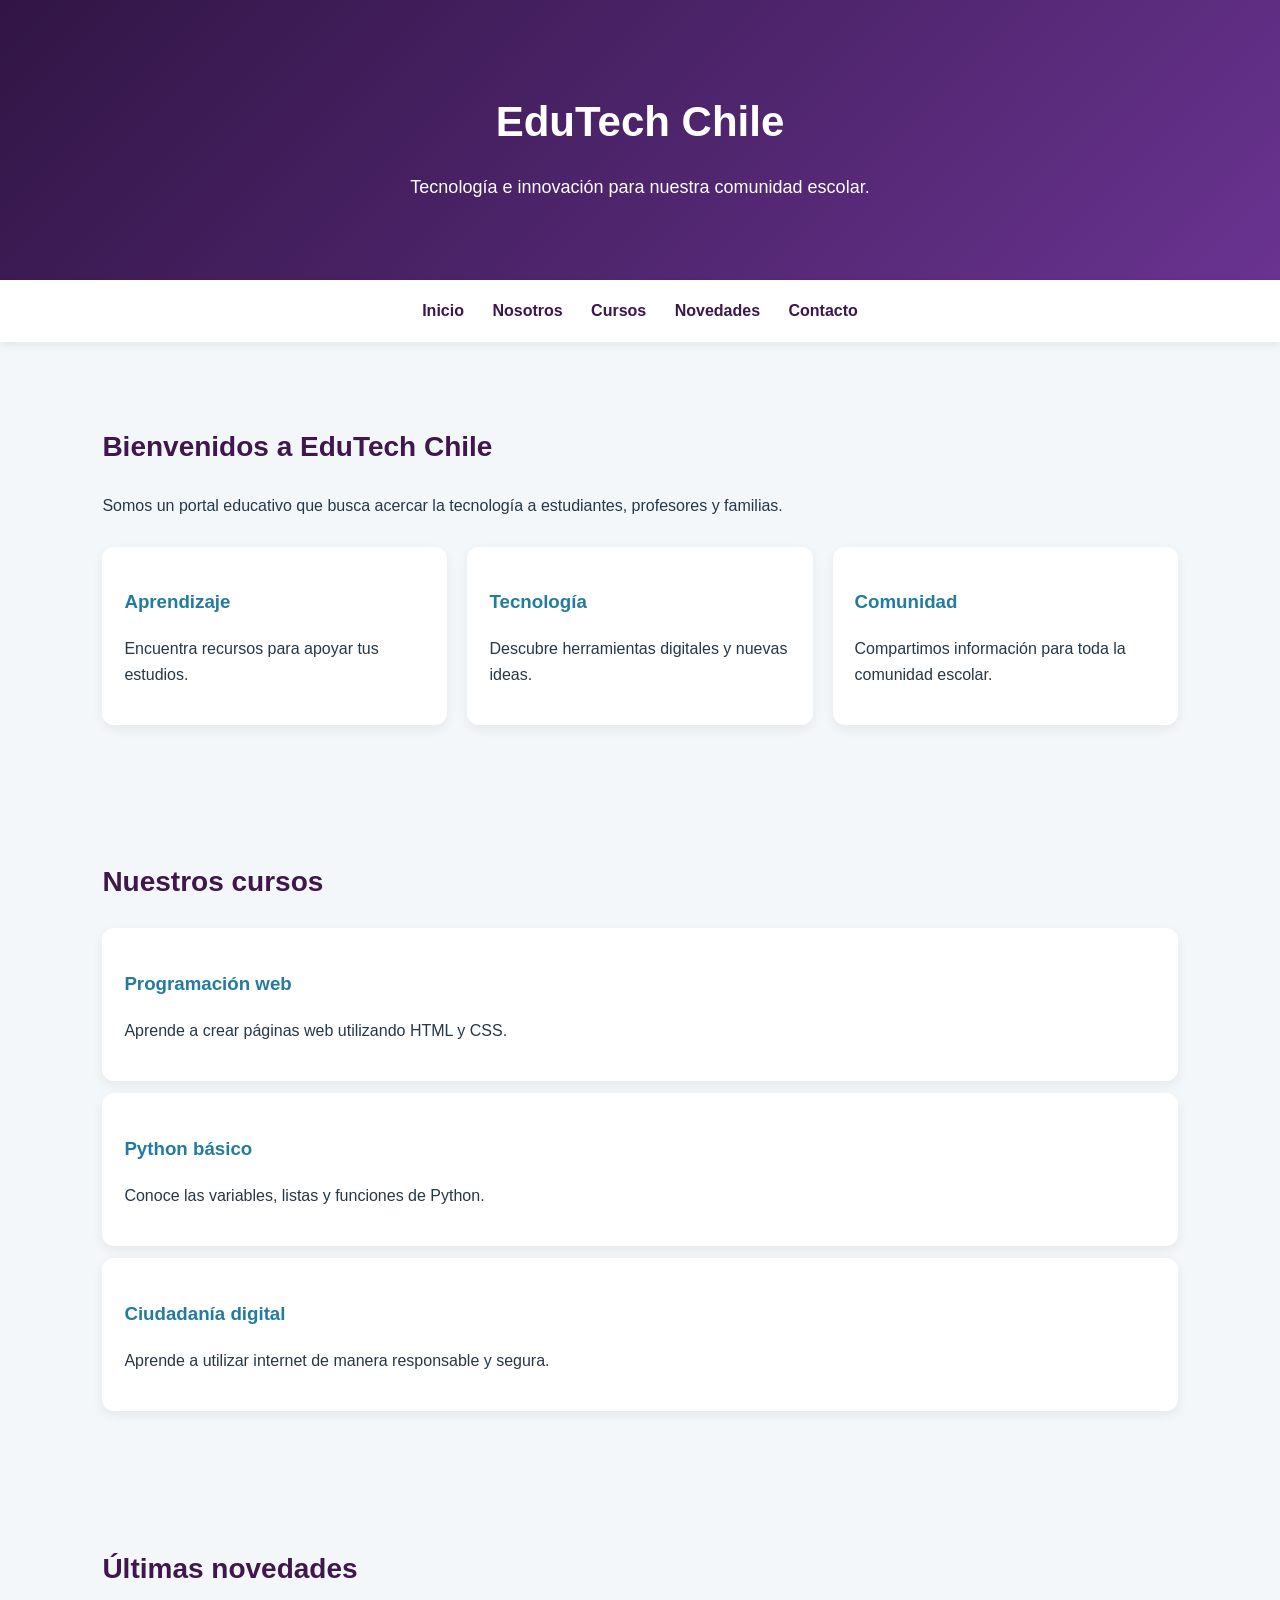
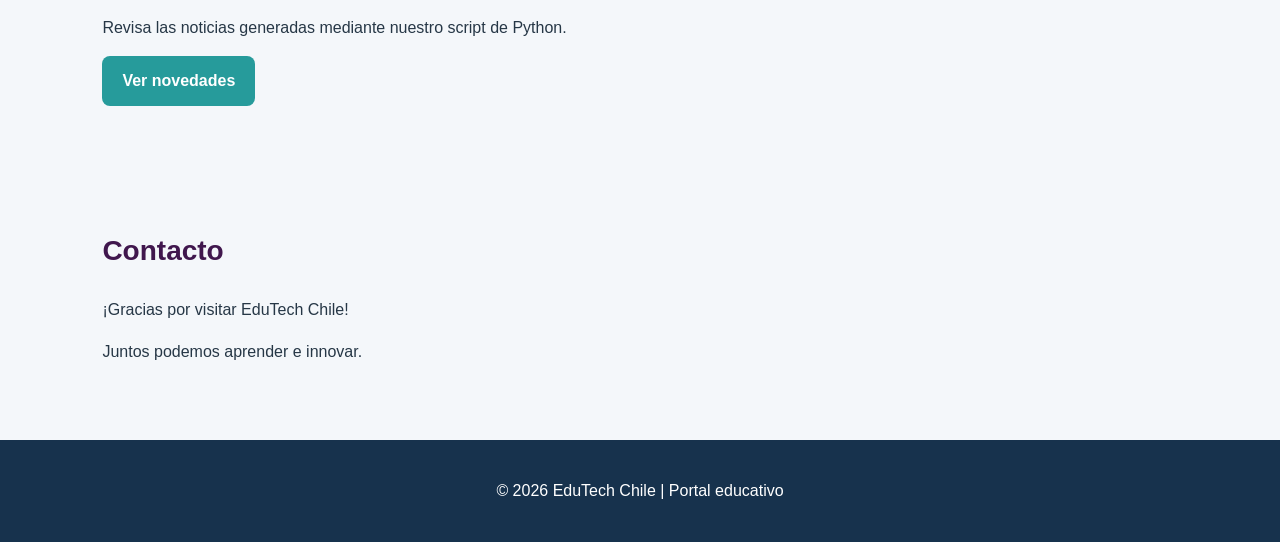
<file: index.html>
<!DOCTYPE html>
<html lang="es">
<head>
    <meta charset="UTF-8">
    <meta name="viewport" content="width=device-width, initial-scale=1.0">
    <title>EduTech Chile</title>
    <link rel="stylesheet" href="styles/style.css">
</head>
<body>

    <header id="inicio">
        <h1>EduTech Chile</h1>
        <p>Tecnología e innovación para nuestra comunidad escolar.</p>
    </header>

    <nav>
        <a href="#inicio">Inicio</a>
        <a href="#nosotros">Nosotros</a>
        <a href="#cursos">Cursos</a>
        <a href="#novedades">Novedades</a>
        <a href="#contacto">Contacto</a>
    </nav>

    <main>
        <section id="nosotros">
            <h2>Bienvenidos a EduTech Chile</h2>
            <p>
                Somos un portal educativo que busca acercar la tecnología
                a estudiantes, profesores y familias.
            </p>

            <div class="tarjetas">
                <article>
                    <h3>Aprendizaje</h3>
                    <p>Encuentra recursos para apoyar tus estudios.</p>
                </article>

                <article>
                    <h3>Tecnología</h3>
                    <p>Descubre herramientas digitales y nuevas ideas.</p>
                </article>

                <article>
                    <h3>Comunidad</h3>
                    <p>Compartimos información para toda la comunidad escolar.</p>
                </article>
            </div>
        </section>

        <section id="cursos">
            <h2>Nuestros cursos</h2>

            <article>
                <h3>Programación web</h3>
                <p>Aprende a crear páginas web utilizando HTML y CSS.</p>
            </article>

            <article>
                <h3>Python básico</h3>
                <p>Conoce las variables, listas y funciones de Python.</p>
            </article>

            <article>
                <h3>Ciudadanía digital</h3>
                <p>Aprende a utilizar internet de manera responsable y segura.</p>
            </article>
        </section>

        <section id="novedades">
            <h2>Últimas novedades</h2>
            <p>Revisa las noticias generadas mediante nuestro script de Python.</p>
            <a class="boton" href="novedades.html">Ver novedades</a>
        </section>

        <section id="contacto">
            <h2>Contacto</h2>
            <p>¡Gracias por visitar EduTech Chile!</p>
            <p>Juntos podemos aprender e innovar.</p>
        </section>
    </main>

    <footer>
        <p>&copy; 2026 EduTech Chile | Portal educativo</p>
    </footer>

</body>
</html>
</file>
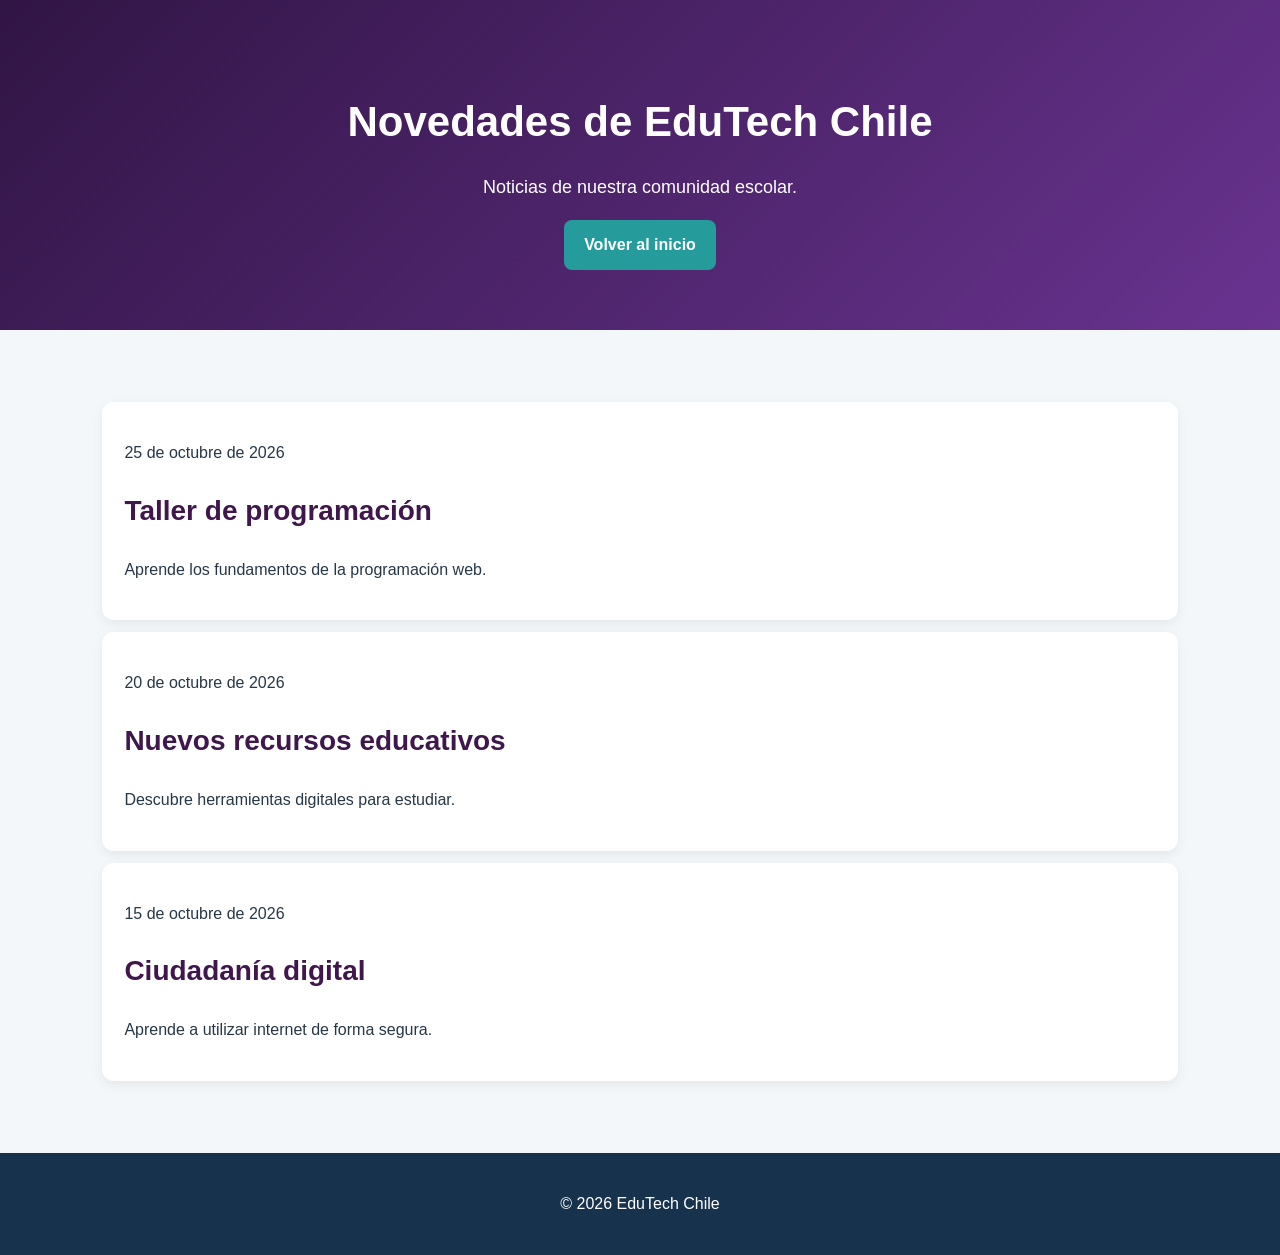
<file: novedades.html>
<!DOCTYPE html>
<html lang="es">
<head>
    <meta charset="UTF-8">
    <meta name="viewport" content="width=device-width, initial-scale=1.0">
    <title>Novedades | EduTech Chile</title>
    <link rel="stylesheet" href="styles/style.css">
</head>
<body>

    <header>
        <h1>Novedades de EduTech Chile</h1>
        <p>Noticias de nuestra comunidad escolar.</p>
        <a class="boton" href="index.html">Volver al inicio</a>
    </header>

    <main>
        <section>
            
        <article class="noticia">
            <p class="fecha">25 de octubre de 2026</p>
            <h2>Taller de programación</h2>
            <p>Aprende los fundamentos de la programación web.</p>
        </article>
        
        <article class="noticia">
            <p class="fecha">20 de octubre de 2026</p>
            <h2>Nuevos recursos educativos</h2>
            <p>Descubre herramientas digitales para estudiar.</p>
        </article>
        
        <article class="noticia">
            <p class="fecha">15 de octubre de 2026</p>
            <h2>Ciudadanía digital</h2>
            <p>Aprende a utilizar internet de forma segura.</p>
        </article>
        
        </section>
    </main>

    <footer>
        <p>&copy; 2026 EduTech Chile</p>
    </footer>

</body>
</html>
</file>
<file: styles/style.css>
/* Estilos generales */
* {
    box-sizing: border-box;
}

html {
    scroll-behavior: smooth;
}

body {
    margin: 0;
    font-family: Arial, sans-serif;
    background-color: #f4f7fa;
    color: #263746;
    line-height: 1.6;
}

/* Encabezado */
header {
    background: linear-gradient(135deg, #311545, #693390);
    color: white;
    text-align: center;
    padding: 60px 20px;
}

header h1 {
    font-size: 42px;
    margin-bottom: 10px;
}

header p {
    font-size: 18px;
}

/* Menú de navegación */
nav {
    background-color: #ffffff;
    padding: 18px;
    text-align: center;
    box-shadow: 0 2px 8px #00000015;
}

nav a {
    color: #3b174d;
    text-decoration: none;
    font-weight: bold;
    margin: 0 12px;
}

nav a:hover {
    color: #269b9b;
}

/* Secciones */
section {
    padding: 40px 8%;
    margin: 20px auto;
}

section h2 {
    color: #40174d;
    font-size: 28px;
}

/* Tarjetas */
.tarjetas {
    display: grid;
    grid-template-columns: repeat(3, 1fr);
    gap: 20px;
}

article {
    background-color: white;
    padding: 22px;
    margin: 12px 0;
    border-radius: 12px;
    box-shadow: 0 4px 12px #00000010;
}

article h3 {
    color: #247ba0;
}

/* Botones */
.boton {
    display: inline-block;
    background-color: #269b9b;
    color: white;
    text-decoration: none;
    padding: 12px 20px;
    border-radius: 8px;
    font-weight: bold;
}

.boton:hover {
    background-color: #17324d;
}

/* Pie de página */
footer {
    background-color: #17324d;
    color: white;
    text-align: center;
    padding: 22px;
}

/* Diseño adaptable a celulares */
@media (max-width: 700px) {
    .tarjetas {
        grid-template-columns: 1fr;
    }

    nav a {
        display: inline-block;
        margin: 6px;
    }

    header h1 {
        font-size: 32px;
    }

    section {
        padding: 25px 6%;
    }
}
</file>
